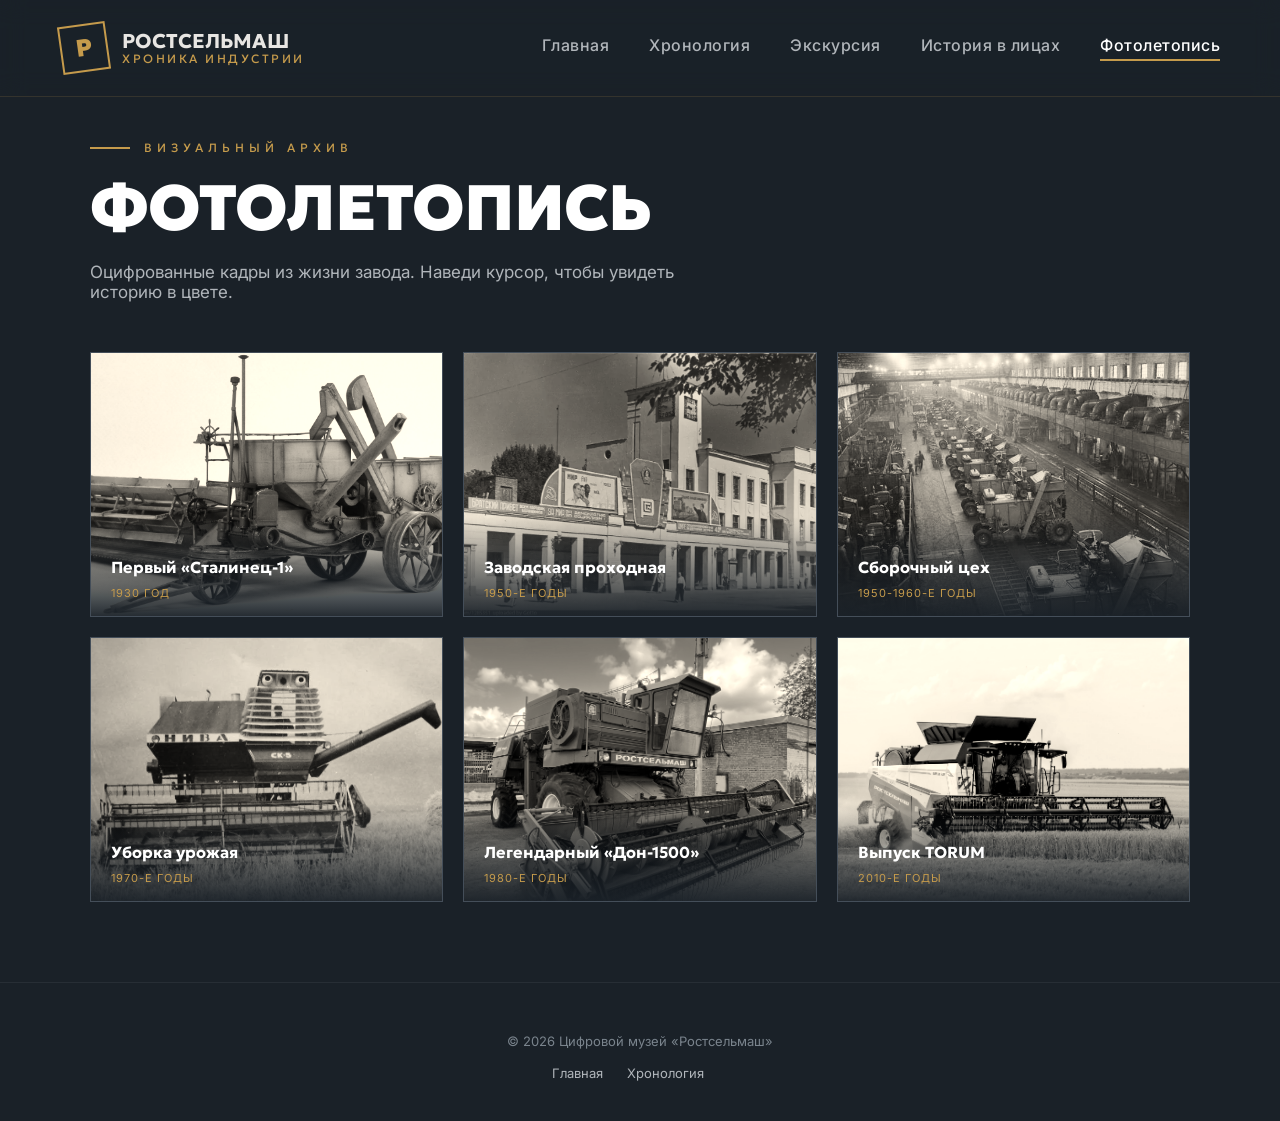
<file: archive.html>
<!doctype html>
<html lang="ru">
  <head>
    <meta charset="UTF-8" />
    <meta name="viewport" content="width=device-width, initial-scale=1.0" />
    <title>Фотолетопись Ростсельмаш</title>
    <link
      href="https://fonts.googleapis.com/css2?family=Geologica:wght@700;900&family=Inter:wght@400;500;600&display=swap"
      rel="stylesheet"
    />
    <link rel="stylesheet" href="style.css" />
    <style>
      .page {
        padding: 140px 50px 80px;
        max-width: 1200px;
        margin: 0 auto;
      }

      .gallery {
        display: grid;
        grid-template-columns: repeat(auto-fill, minmax(280px, 1fr));
        gap: 20px;
        margin-top: 50px;
      }

      .gallery-item {
        position: relative;
        aspect-ratio: 4/3;
        overflow: hidden;
        border: 1px solid rgba(255, 255, 255, 0.1);
        background: #2f3a46;
        cursor: pointer;
      }

      .gallery-item img {
        width: 100%;
        height: 100%;
        object-fit: cover;
        filter: grayscale(100%) sepia(30%); /* Эффект старинной фотографии */
        transition: all 0.5s ease;
      }

      .gallery-item:hover img {
        filter: grayscale(0%) sepia(0%); /* При наведении фото становится цветным */
        transform: scale(1.05);
      }

      .gallery-info {
        position: absolute;
        bottom: 0;
        left: 0;
        width: 100%;
        background: linear-gradient(
          to top,
          rgba(26, 33, 40, 0.95) 0%,
          rgba(26, 33, 40, 0) 100%
        );
        padding: 40px 20px 15px;
        pointer-events: none;
      }

      .gallery-info h4 {
        font-family: "Geologica";
        font-size: 16px;
        color: #fff;
        margin-bottom: 4px;
      }
      .gallery-info span {
        font-size: 11px;
        color: var(--accent);
        letter-spacing: 1px;
        text-transform: uppercase;
      }
    </style>
  </head>
  <body>
    <header class="header">
      <a href="index.html" class="logo"
        ><div class="logo-icon">Р</div>
        <div class="logo-text">
          РОСТСЕЛЬМАШ<span>Хроника индустрии</span>
        </div></a
      >
      <nav class="nav">
        <a href="index.html">Главная</a>
        <a href="timeline.html">Хронология</a>
        <a href="tour.html">Экскурсия</a>
        <a href="voices.html">История в лицах</a>
        <a href="archive.html" class="active">Фотолетопись</a>
      </nav>
    </header>

    <section class="page">
      <div class="section-kicker">Визуальный архив</div>
      <h1 class="section-title">Фото<span>летопись</span></h1>
      <p style="color: var(--muted); font-size: 17px; max-width: 600px">
        Оцифрованные кадры из жизни завода. Наведи курсор, чтобы увидеть историю
        в цвете.
      </p>

      <div class="gallery">
        <!-- Замени ссылку внутри src на свои картинки. Если картинок нет, оставь эти, они подтянутся из интернета -->
        <div class="gallery-item">
          <img src="static/images/photo1.jpg" alt="Первый Сталинец" />
          <div class="gallery-info">
            <h4>Первый «Сталинец-1»</h4>
            <span>1930 год</span>
          </div>
        </div>
        <div class="gallery-item">
          <img src="static/images/photo6.webp" alt="Заводская проходная" />
          <div class="gallery-info">
            <h4>Заводская проходная</h4>
            <span>1950-е годы</span>
          </div>
        </div>

        <div class="gallery-item">
          <img src="static/images/photo2.jpg" alt="Сборочный цех" />
          <div class="gallery-info">
            <h4>Сборочный цех</h4>
            <span>1950-1960-е годы</span>
          </div>
        </div>

        <div class="gallery-item">
          <img src="static/images/photo3.webp" alt="Поле" />
          <div class="gallery-info">
            <h4>Уборка урожая</h4>
            <span>1970-е годы</span>
          </div>
        </div>
        <div class="gallery-item">
          <img src="static/images/photo5.jpg" alt="Дон-1500" />
          <div class="gallery-info">
            <h4>Легендарный «Дон-1500»</h4>
            <span>1980-е годы</span>
          </div>
        </div>

        <div class="gallery-item">
          <img src="static/images/photo4.jpg" alt="TORUM" />
          <div class="gallery-info">
            <h4>Выпуск TORUM</h4>
            <span>2010-е годы</span>
          </div>
        </div>
      </div>
    </section>

    <footer class="footer">
      <div>© 2026 Цифровой музей «Ростсельмаш»</div>
      <div>
        <a href="index.html">Главная</a><a href="timeline.html">Хронология</a>
      </div>
    </footer>
  </body>
</html>
</file>
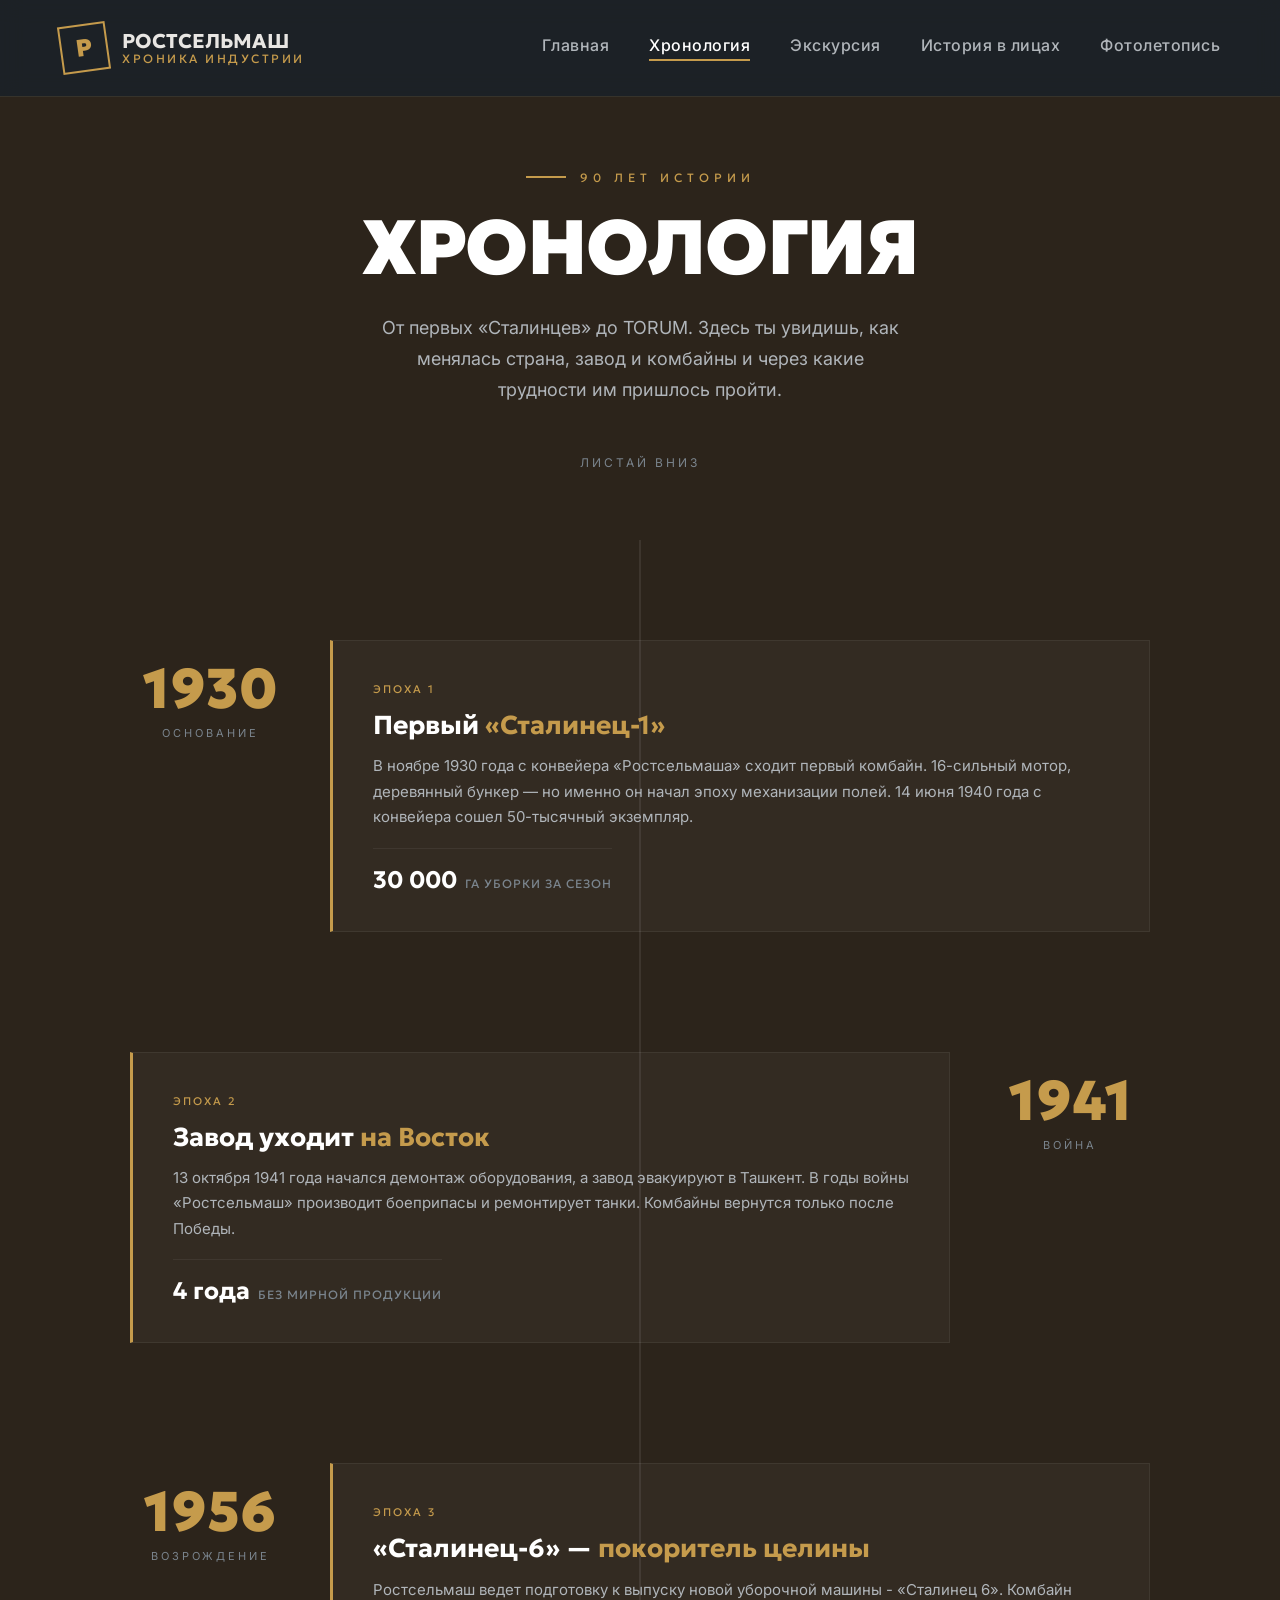
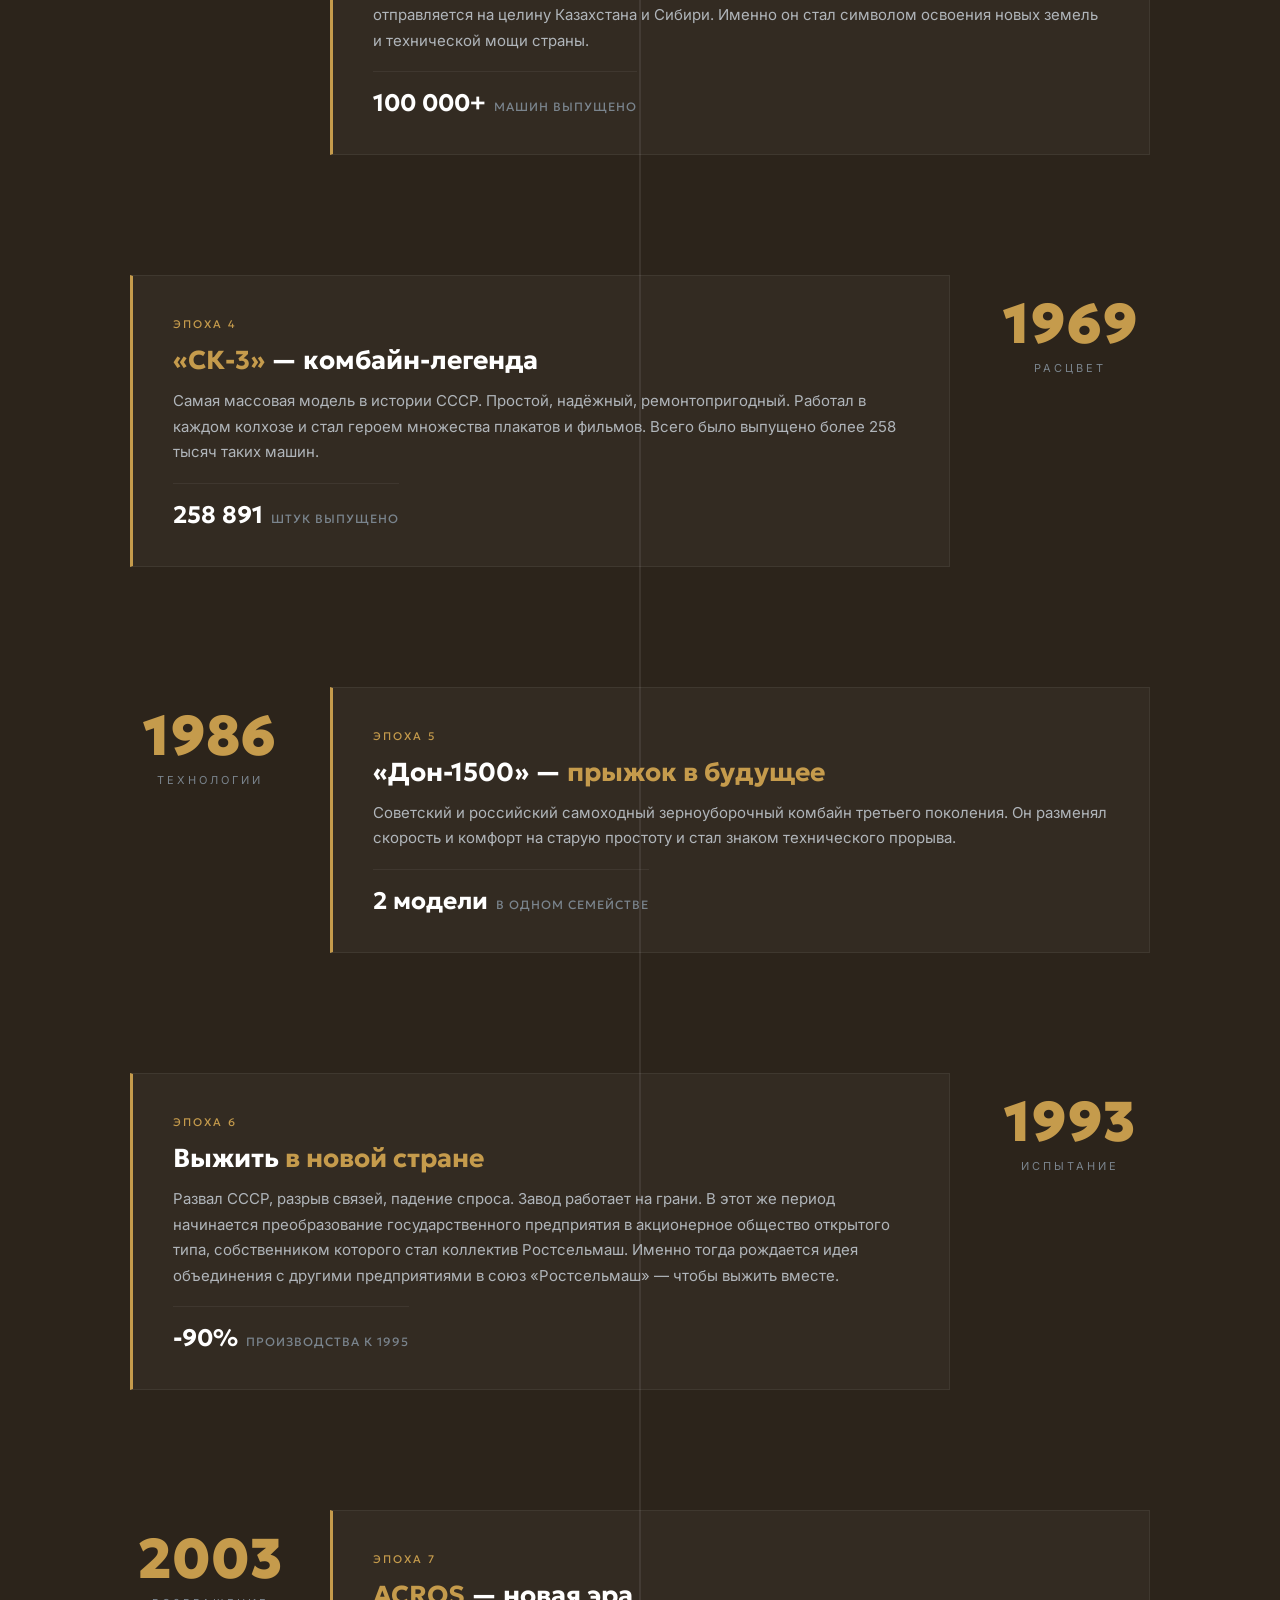
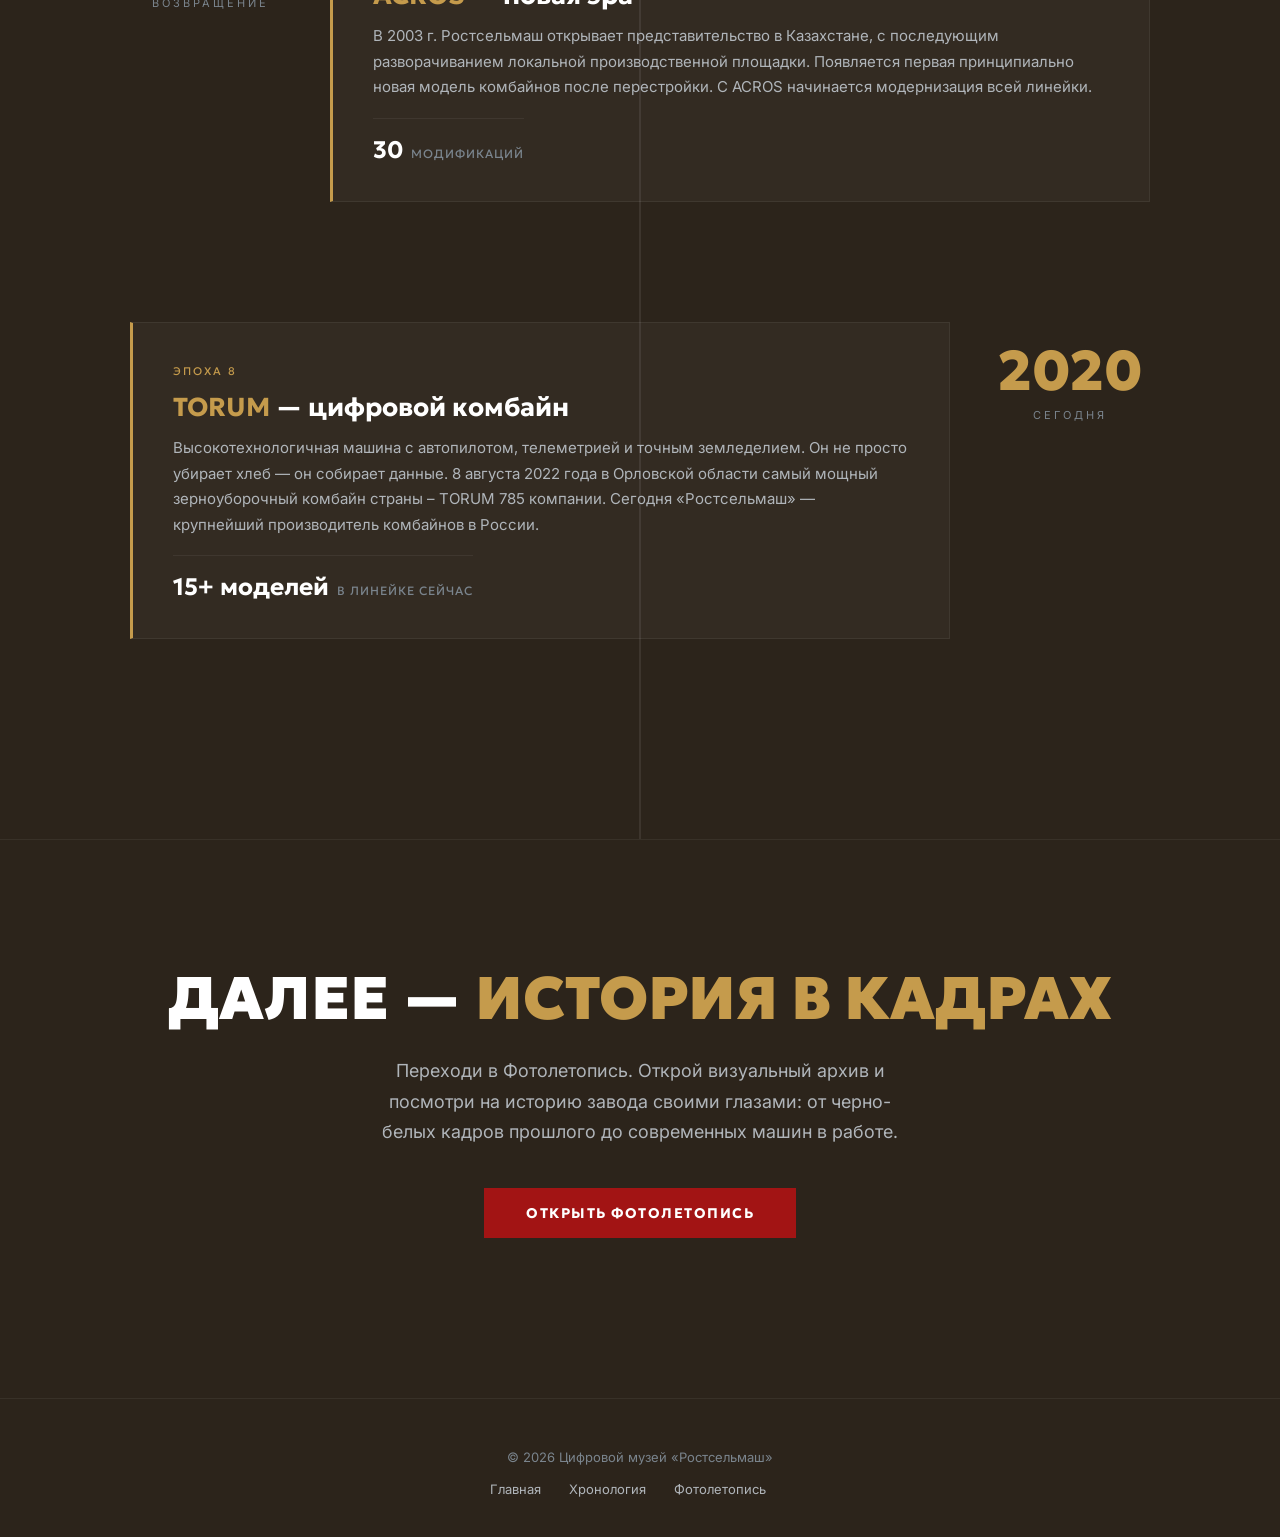
<file: timeline.html>
<!doctype html>
<html lang="ru">
  <head>
    <meta charset="UTF-8" />
    <meta name="viewport" content="width=device-width, initial-scale=1.0" />
    <title>Хронология Ростсельмаш</title>

    <!-- Шрифты -->
    <link rel="preconnect" href="https://fonts.googleapis.com" />
    <link rel="preconnect" href="https://fonts.gstatic.com" crossorigin />
    <link
      href="https://fonts.googleapis.com/css2?family=Geologica:wght@700;900&family=Inter:wght@400;500;600&display=swap"
      rel="stylesheet"
    />

    <!-- Общий CSS (шапка, подвал, кнопки) -->
    <link rel="stylesheet" href="style.css" />

    <!-- Стили только для ленты времени -->
    <style>
      /* ===== ИНТРО ===== */
      .intro {
        min-height: 60vh;
        display: flex;
        flex-direction: column;
        align-items: center;
        justify-content: center;
        text-align: center;
        padding: 160px 20px 60px;
      }
      .intro h1 {
        font-family: "Geologica", sans-serif;
        font-weight: 900;
        font-size: clamp(40px, 6vw, 80px);
        line-height: 1.1;
        text-transform: uppercase;
        color: #fff;
        margin-bottom: 24px;
        letter-spacing: -1.5px;
      }
      .intro h1 em {
        color: var(--accent);
        font-style: normal;
      }
      .intro p {
        max-width: 540px;
        font-size: 18px;
        line-height: 1.7;
        color: var(--muted);
      }

      /* Подсказка "скролль вниз" */
      .scroll-hint {
        margin-top: 50px;
        font-size: 12px;
        letter-spacing: 3px;
        text-transform: uppercase;
        color: #7a848d;
        /* animation: bounce 2s infinite; */
      }
      @keyframes bounce {
        0%,
        100% {
          transform: translateY(0);
        }
        50% {
          transform: translateY(8px);
        }
      }

      /* ===== ЛЕНТА ВРЕМЕНИ ===== */
      .timeline {
        position: relative;
        max-width: 1100px;
        margin: 0 auto;
        padding: 40px 40px 140px;
      }

      /* Центральная линия */
      .timeline::before {
        content: "";
        position: absolute;
        left: 50%;
        top: 0;
        bottom: 0;
        width: 2px;
        background: rgba(255, 255, 255, 0.08);
        transform: translateX(-50%);
      }

      /* Линия прогресса (заполняется золотым при скролле) */
      /* .progress-line {
        position: absolute;
        left: 50%;
        top: 0;
        width: 2px;
        background: var(--accent);
        transform: translateX(-50%);
        height: 0;
        transition: background 0.8s ease;
        z-index: 1;
        box-shadow: 0 0 20px var(--accent);
      } */

      /* Блок одной эпохи */
      .era {
        position: relative;
        padding: 60px 0;
      }
      .era-inner {
        position: relative;
        display: flex;
        gap: 40px;
        align-items: flex-start;
      }

      /* Чередование: нечетные слева, четные справа */
      .era:nth-child(odd) .era-inner {
        flex-direction: row-reverse;
      }

      /* Карточка с текстом */
      .card {
        flex: 1;
        background: rgba(255, 255, 255, 0.03);
        border: 1px solid rgba(255, 255, 255, 0.06);
        border-left: 3px solid var(--accent);
        padding: 36px 40px;
        transition: all 0.4s ease;
        opacity: 0;
        transform: translateY(40px);
      }
      .card.visible {
        opacity: 1;
        transform: translateY(0);
      }
      .card:hover {
        background: rgba(255, 255, 255, 0.05);
        transform: translateY(-4px);
      }

      .card .tag {
        display: inline-block;
        font-family: "Geologica", sans-serif;
        font-size: 11px;
        letter-spacing: 2px;
        text-transform: uppercase;
        color: var(--accent);
        margin-bottom: 14px;
      }
      .card h2 {
        font-family: "Geologica", sans-serif;
        font-weight: 700;
        font-size: 26px;
        color: #fff;
        margin-bottom: 12px;
        line-height: 1.2;
      }
      .card h2 em {
        color: var(--accent);
        font-style: normal;
      }
      .card p {
        font-size: 15px;
        line-height: 1.7;
        color: var(--muted);
      }

      .card .stat {
        display: inline-flex;
        gap: 8px;
        align-items: baseline;
        margin-top: 18px;
        padding-top: 16px;
        border-top: 1px solid rgba(255, 255, 255, 0.06);
        font-family: "Geologica", sans-serif;
        font-weight: 700;
        font-size: 24px;
        color: #fff;
      }
      .card .stat small {
        font-size: 12px;
        font-weight: 400;
        color: #7a848d;
        letter-spacing: 1px;
        text-transform: uppercase;
      }

      /* Штамп года */
      .year {
        flex: 0 0 160px;
        text-align: center;
        padding-top: 20px;
        font-family: "Geologica", sans-serif;
        font-weight: 900;
        font-size: 56px;
        line-height: 1;
        color: var(--accent);
        transition: color 0.8s ease;
        position: relative;
        z-index: 2;
      }
      .year::after {
        content: "";
        position: absolute;
        /* left: 50%;
        top: 80px;
        width: 14px;
        height: 14px;
        background: var(--accent);
        border-radius: 50%;
        transform: translateX(-50%);
        box-shadow:
          0 0 0 6px #1a2128,
          0 0 30px var(--accent); */
        transition: all 0.8s ease;
      }
      .year small {
        display: block;
        font-size: 11px;
        letter-spacing: 3px;
        color: #7a848d;
        margin-top: 12px;
        font-weight: 400;
        font-family: "Inter", sans-serif;
        text-transform: uppercase;
      }

      /* ===== ФИНАЛЬНЫЙ БЛОК ===== */
      .outro {
        text-align: center;
        padding: 120px 20px 160px;
        border-top: 1px solid rgba(255, 255, 255, 0.06);
      }
      .outro h2 {
        font-family: "Geologica", sans-serif;
        font-weight: 900;
        font-size: clamp(30px, 5vw, 60px);
        color: #fff;
        margin-bottom: 20px;
        text-transform: uppercase;
      }
      .outro p {
        color: var(--muted);
        font-size: 18px;
        max-width: 520px;
        margin: 0 auto 40px;
        line-height: 1.7;
      }

      /* ===== МОБИЛЬНАЯ ВЕРСИЯ ===== */
      @media (max-width: 900px) {
        .timeline::before,
        .progress-line {
          left: 20px;
        }
        .era-inner,
        .era:nth-child(odd) .era-inner {
          flex-direction: column;
          padding-left: 60px;
        }
        .year {
          font-size: 36px;
          flex: none;
          text-align: left;
        }
        .year::after {
          left: -46px;
          top: 18px;
        }
        .card {
          padding: 28px 24px;
        }
        .intro h1 {
          letter-spacing: -1px;
        }
      }
    </style>
  </head>
  <body>
    <!-- ШАПКА (активен пункт "Хронология") -->
    <header class="header">
      <a href="index.html" class="logo">
        <div class="logo-icon">Р</div>
        <div class="logo-text">
          РОСТСЕЛЬМАШ
          <span>Хроника индустрии</span>
        </div>
      </a>
      <nav class="nav">
        <a href="index.html">Главная</a>
        <a href="timeline.html" class="active">Хронология</a>
        <a href="tour.html">Экскурсия</a>
        <a href="voices.html">История в лицах</a>
        <a href="archive.html">Фотолетопись</a>
      </nav>
    </header>

    <!-- ИНТРО -->
    <section class="intro">
      <div class="section-kicker" style="justify-content: center">
        90 лет истории
      </div>
      <h1>Хронология</h1>
      <p>
        От первых «Сталинцев» до TORUM. Здесь ты увидишь, как менялась страна,
        завод и комбайны и через какие трудности им пришлось пройти.
      </p>
      <div class="scroll-hint">Листай вниз</div>
    </section>

    <!-- ЛЕНТА -->
    <div class="timeline" id="timeline">
      <div class="progress-line" id="progressLine"></div>

      <!-- 1930 -->
      <section class="era" data-bg="#2c241b" data-accent="#C59B4C">
        <div class="era-inner">
          <div class="year">1930<small>Основание</small></div>
          <div class="card">
            <span class="tag">Эпоха 1</span>
            <h2>Первый <em>«Сталинец-1»</em></h2>
            <p>
              В ноябре 1930 года с конвейера «Ростсельмаша» сходит первый
              комбайн. 16-сильный мотор, деревянный бункер — но именно он начал
              эпоху механизации полей. 14 июня 1940 года с конвейера сошел
              50-тысячный экземпляр.
            </p>
            <div class="stat">30 000 <small>га уборки за сезон</small></div>
          </div>
        </div>
      </section>

      <!-- 1941 -->
      <section class="era" data-bg="#2a1e1e" data-accent="#8B1E1E">
        <div class="era-inner">
          <div class="year">1941<small>Война</small></div>
          <div class="card">
            <span class="tag">Эпоха 2</span>
            <h2>Завод уходит <em>на Восток</em></h2>
            <p>
              13 октября 1941 года начался демонтаж оборудования, а завод
              эвакуируют в Ташкент. В годы войны «Ростсельмаш» производит
              боеприпасы и ремонтирует танки. Комбайны вернутся только после
              Победы.
            </p>
            <div class="stat">4 года <small>без мирной продукции</small></div>
          </div>
        </div>
      </section>

      <!-- 1956 -->
      <section class="era" data-bg="#242830" data-accent="#9EA7B0">
        <div class="era-inner">
          <div class="year">1956<small>Возрождение</small></div>
          <div class="card">
            <span class="tag">Эпоха 3</span>
            <h2>«Сталинец-6» — <em>покоритель целины</em></h2>
            <p>
              Ростсельмаш ведет подготовку к выпуску новой уборочной машины -
              «Сталинец 6». Комбайн отправляется на целину Казахстана и Сибири.
              Именно он стал символом освоения новых земель и технической мощи
              страны.
            </p>
            <div class="stat">100 000+ <small>машин выпущено</small></div>
          </div>
        </div>
      </section>

      <!-- 1969 -->
      <section class="era" data-bg="#2b2618" data-accent="#E8C86A">
        <div class="era-inner">
          <div class="year">1969<small>Расцвет</small></div>
          <div class="card">
            <span class="tag">Эпоха 4</span>
            <h2><em>«СК-3»</em> — комбайн-легенда</h2>
            <p>
              Самая массовая модель в истории СССР. Простой, надёжный,
              ремонтопригодный. Работал в каждом колхозе и стал героем множества
              плакатов и фильмов. Всего было выпущено более 258 тысяч таких
              машин.
            </p>
            <div class="stat">258 891 <small>штук выпущено</small></div>
          </div>
        </div>
      </section>

      <!-- 1986 -->
      <section class="era" data-bg="#2e2418" data-accent="#E07A2F">
        <div class="era-inner">
          <div class="year">1986<small>Технологии</small></div>
          <div class="card">
            <span class="tag">Эпоха 5</span>
            <h2>«Дон-1500» — <em>прыжок в будущее</em></h2>
            <p>
              Советский и российский самоходный зерноуборочный комбайн третьего
              поколения. Он разменял скорость и комфорт на старую простоту и
              стал знаком технического прорыва.
            </p>
            <div class="stat">2 модели <small>в одном семействе</small></div>
          </div>
        </div>
      </section>

      <!-- 1993 -->
      <section class="era" data-bg="#151c28" data-accent="#4A7C8C">
        <div class="era-inner">
          <div class="year">1993<small>Испытание</small></div>
          <div class="card">
            <span class="tag">Эпоха 6</span>
            <h2>Выжить <em>в новой стране</em></h2>
            <p>
              Развал СССР, разрыв связей, падение спроса. Завод работает на
              грани. В этот же период начинается преобразование государственного
              предприятия в акционерное общество открытого типа, собственником
              которого стал коллектив Ростсельмаш. Именно тогда рождается идея
              объединения с другими предприятиями в союз «Ростсельмаш» — чтобы
              выжить вместе.
            </p>
            <div class="stat">-90% <small>производства к 1995</small></div>
          </div>
        </div>
      </section>

      <!-- 2003 -->
      <section class="era" data-bg="#1b2630" data-accent="#7A9BB0">
        <div class="era-inner">
          <div class="year">2003<small>Возвращение</small></div>
          <div class="card">
            <span class="tag">Эпоха 7</span>
            <h2><em>ACROS</em> — новая эра</h2>
            <p>
              В 2003 г. Ростсельмаш открывает представительство в Казахстане, с
              последующим разворачиванием локальной производственной площадки.
              Появляется первая принципиально новая модель комбайнов после
              перестройки. С ACROS начинается модернизация всей линейки.
            </p>
            <div class="stat">30 <small>модификаций</small></div>
          </div>
        </div>
      </section>

      <!-- 2020 -->
      <section class="era" data-bg="#161b20" data-accent="#E0E0E0">
        <div class="era-inner">
          <div class="year">2020<small>Сегодня</small></div>
          <div class="card">
            <span class="tag">Эпоха 8</span>
            <h2><em>TORUM</em> — цифровой комбайн</h2>
            <p>
              Высокотехнологичная машина с автопилотом, телеметрией и точным
              земледелием. Он не просто убирает хлеб — он собирает данные. 8
              августа 2022 года в Орловской области самый мощный зерноуборочный
              комбайн страны – TORUM 785 компании. Сегодня «Ростсельмаш» —
              крупнейший производитель комбайнов в России.
            </p>
            <div class="stat">15+ моделей <small>в линейке сейчас</small></div>
          </div>
        </div>
      </section>
    </div>

    <!-- ФИНАЛ -->
    <section class="outro">
      <h2>
        Далее —
        <em style="color: var(--accent); font-style: normal"
          >история в кадрах</em
        >
      </h2>
      <p>
        Переходи в Фотолетопись. Открой визуальный архив и посмотри на историю
        завода своими глазами: от черно-белых кадров прошлого до современных
        машин в работе.
      </p>
      <a href="archive.html" class="btn">Открыть Фотолетопись</a>
    </section>

    <!-- ПОДВАЛ (единый) -->
    <footer class="footer">
      <div>© 2026 Цифровой музей «Ростсельмаш»</div>
      <div>
        <a href="index.html">Главная</a>
        <a href="timeline.html">Хронология</a>
        <a href="archive.html">Фотолетопись</a>
      </div>
    </footer>

    <!-- СКРИПТЫ ДЛЯ ЛЕНТЫ -->
    <script>
      // 1. Появление карточек и смена цветов
      const eras = document.querySelectorAll(".era");
      const root = document.documentElement;

      const observer = new IntersectionObserver(
        (entries) => {
          entries.forEach((entry) => {
            if (entry.isIntersecting) {
              // Карточка появляется
              entry.target.querySelector(".card").classList.add("visible");

              // Меняем цвета всей страницы
              const era = entry.target;
              const bg = era.dataset.bg;
              const accent = era.dataset.accent;

              document.body.style.backgroundColor = bg;
              root.style.setProperty("--accent", accent);

              // Красим прогресс-линию
              document.getElementById("progressLine").style.background = accent;
            }
          });
        },
        { threshold: 0.4 },
      );

      eras.forEach((era) => observer.observe(era));

      // 2. Заполнение прогресс-линии при скролле
      window.addEventListener("scroll", () => {
        const tl = document.getElementById("timeline");
        const rect = tl.getBoundingClientRect();
        const total = tl.offsetHeight - window.innerHeight * 0.5;
        const scrolled = Math.min(
          Math.max(-rect.top + window.innerHeight * 0.4, 0),
          total,
        );
        const percent = (scrolled / total) * 100;
        document.getElementById("progressLine").style.height = percent + "%";
      });
    </script>
  </body>
</html>
</file>
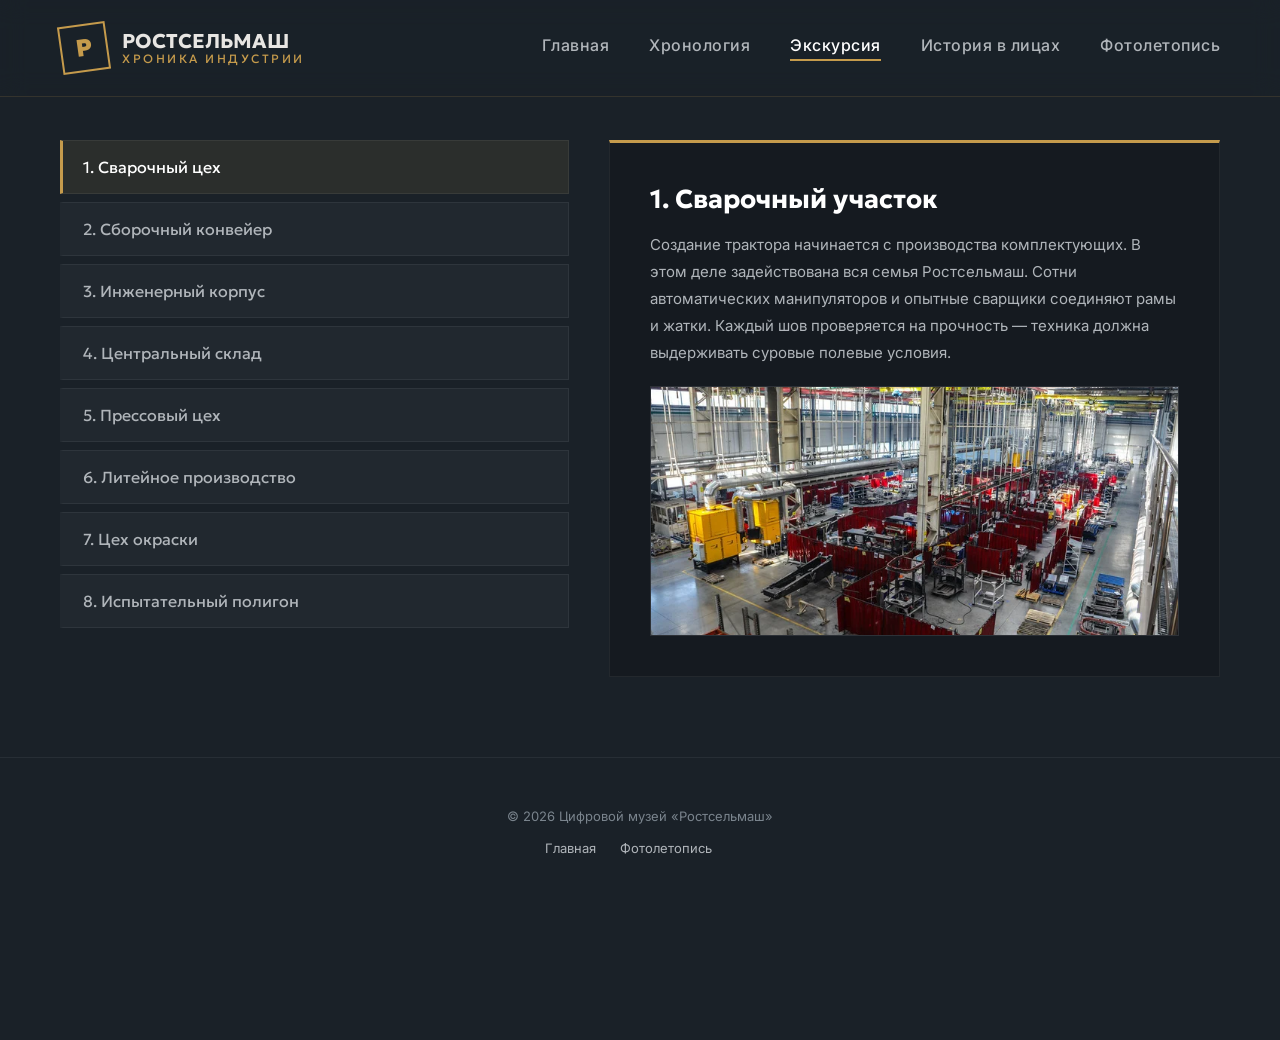
<file: tour.html>
<!doctype html>
<html lang="ru">
  <head>
    <meta charset="UTF-8" />
    <meta name="viewport" content="width=device-width, initial-scale=1.0" />
    <title>Экскурсия по цехам Ростсельмаш</title>
    <link
      href="https://fonts.googleapis.com/css2?family=Geologica:wght@700;900&family=Inter:wght@400;500;600&display=swap"
      rel="stylesheet"
    />
    <link rel="stylesheet" href="style.css" />
    <style>
      .tour-container {
        max-width: 1200px;
        margin: 140px auto 80px;
        padding: 0 20px;
        display: grid;
        grid-template-columns: 1fr 1.2fr;
        gap: 40px;
      }
      .tour-list {
        display: flex;
        flex-direction: column;
        gap: 8px;
      }
      .tour-btn {
        background: rgba(255, 255, 255, 0.03);
        border: 1px solid rgba(255, 255, 255, 0.06);
        border-left: 3px solid transparent;
        padding: 16px 20px;
        color: var(--muted);
        font-family: "Geologica";
        font-size: 16px;
        text-align: left;
        cursor: pointer;
        transition: 0.3s;
      }
      .tour-btn:hover {
        background: rgba(255, 255, 255, 0.06);
      }
      .tour-btn.active {
        border-left-color: var(--accent);
        color: #fff;
        background: rgba(197, 155, 76, 0.1);
      }

      .tour-content {
        background: rgba(0, 0, 0, 0.2);
        padding: 40px;
        border: 1px solid rgba(255, 255, 255, 0.06);
        border-top: 3px solid var(--accent);
      }
      .tour-pane {
        display: none;
        animation: fadeIn 0.5s ease;
      }
      .tour-pane.active {
        display: block;
      }
      .tour-pane h3 {
        font-family: "Geologica";
        font-size: 26px;
        color: #fff;
        margin-bottom: 16px;
      }
      .tour-pane p {
        color: var(--muted);
        line-height: 1.8;
        margin-bottom: 20px;
        font-size: 15px;
      }

      /* Стилизация блока под фото */
      .tour-img {
        width: 100%;
        height: 250px;
        background: #2f3a46;
        border: 1px dashed var(--accent);
        display: flex;
        align-items: center;
        justify-content: center;
        color: var(--accent);
        font-size: 12px;
        letter-spacing: 2px;
        text-transform: uppercase;
      }
      .tour-photo {
        width: 100%;
        height: 250px;
        object-fit: cover; /* Картинка заполнит блок, не искажая пропорции */
        border: 1px solid rgba(255, 255, 255, 0.1);
        display: block;
      }
      /* Делаем курсор в виде лупы при наведении на фото */
      .tour-photo {
        cursor: zoom-in;
        transition: opacity 0.3s;
      }
      .tour-photo:hover {
        opacity: 0.8;
      }

      /* Стили для полноэкранного окна */
      .modal {
        display: none;
        position: fixed;
        z-index: 9999;
        padding-top: 50px;
        left: 0;
        top: 0;
        width: 100%;
        height: 100%;
        overflow: auto;
        background-color: rgba(10, 14, 18, 0.95); /* Темный фон */
        backdrop-filter: blur(5px); /* Размытие заднего фона */
      }

      .modal-content {
        margin: auto;
        display: block;
        max-width: 90%; /* Картинка занимает 90% ширины экрана */
        max-height: 85vh; /* Но не больше 85% высоты */
        border: 1px solid rgba(255, 255, 255, 0.2);
        box-shadow: 0 0 50px rgba(0, 0, 0, 0.8);
        animation: zoomIn 0.3s ease;
      }

      /* Крестик для закрытия */
      .close-modal {
        position: absolute;
        top: 20px;
        right: 40px;
        color: #fff;
        font-size: 45px;
        font-weight: bold;
        cursor: pointer;
        transition: 0.3s;
        z-index: 10000;
      }
      .close-modal:hover {
        color: var(--accent);
      }

      @keyframes zoomIn {
        from {
          transform: scale(0.9);
          opacity: 0;
        }
        to {
          transform: scale(1);
          opacity: 1;
        }
      }
      @keyframes fadeIn {
        from {
          opacity: 0;
          transform: translateY(10px);
        }
        to {
          opacity: 1;
          transform: translateY(0);
        }
      }

      @media (max-width: 800px) {
        .tour-container {
          grid-template-columns: 1fr;
          margin-top: 100px;
        }
        .tour-img {
          height: 200px;
        }
      }
    </style>
  </head>
  <body>
    <header class="header">
      <a href="index.html" class="logo"
        ><div class="logo-icon">Р</div>
        <div class="logo-text">
          РОСТСЕЛЬМАШ<span>Хроника индустрии</span>
        </div></a
      >
      <nav class="nav">
        <a href="index.html">Главная</a>
        <a href="timeline.html">Хронология</a>
        <a href="tour.html" class="active">Экскурсия</a>
        <a href="voices.html">История в лицах</a>
        <a href="archive.html">Фотолетопись</a>
      </nav>
    </header>

    <section class="tour-container">
      <!-- Левая колонка: Кнопки с названиями цехов -->
      <div class="tour-list">
        <button class="tour-btn active" data-target="pane1">
          1. Сварочный цех
        </button>
        <button class="tour-btn" data-target="pane2">
          2. Сборочный конвейер
        </button>
        <button class="tour-btn" data-target="pane3">
          3. Инженерный корпус
        </button>
        <button class="tour-btn" data-target="pane4">
          4. Центральный склад
        </button>
        <button class="tour-btn" data-target="pane5">5. Прессовый цех</button>
        <button class="tour-btn" data-target="pane6">
          6. Литейное производство
        </button>
        <button class="tour-btn" data-target="pane7">7. Цех окраски</button>
        <button class="tour-btn" data-target="pane8">
          8. Испытательный полигон
        </button>
      </div>

      <!-- Правая колонка: Сами панели с информацией -->
      <div class="tour-content">
        <div class="tour-pane active" id="pane1">
          <h3>1. Сварочный участок</h3>
          <p>
            Создание трактора начинается с производства комплектующих. В этом
            деле задействована вся семья Ростсельмаш. Сотни автоматических
            манипуляторов и опытные сварщики соединяют рамы и жатки. Каждый шов
            проверяется на прочность — техника должна выдерживать суровые
            полевые условия.
          </p>
          <img
            src="static/images/svar.webp"
            alt="Сварочный участок"
            class="tour-photo"
          />
        </div>

        <div class="tour-pane" id="pane2">
          <h3>2. Сборочный конвейер</h3>
          <p>
            Завод ориентирован на выпуск полного модельного ряда тракторов
            мощностью от 170 до 600+ лошадиных сил. Здесь из тысяч деталей
            собирают легендарные TORUM и ACROS. Бригады работают слаженно, как
            единый механизм. С конвейера машины съезжают полностью готовыми к
            работе в поле.
          </p>
          <img
            src="static\images\sbor.webp"
            alt="Cборочный конвейер"
            class="tour-photo"
          />
        </div>

        <div class="tour-pane" id="pane3">
          <h3>3. Инженерный корпус</h3>
          <p>
            Мозг завода. Именно здесь конструкторы разрабатывают новые узлы,
            проводят испытания и внедряют цифровые технологии точного
            земледелия. При этом вся история сборки конкретного трактора
            сохранится в его электронном паспорте.
          </p>
          <img
            src="static\images\enjiner.webp"
            alt="Инженерный корпус"
            class="tour-photo"
          />
        </div>

        <div class="tour-pane" id="pane4">
          <h3>4. Центральный склад</h3>
          <p>
            Готовые детали отправляются в логистический комплекс. На территории
            более 15 000 м2 разместились 11-метровые паллетные стеллажи общей
            емкостью 18 000 ячеек. Благодаря современной автоматизации, нужная
            деталь для конкретного комбайна находится за считанные минуты.Этого
            запаса хватает на три недели работы завода.
          </p>
          <img
            src="static\images\sklad.webp"
            alt="Центральный склад"
            class="tour-photo"
          />
        </div>

        <div class="tour-pane" id="pane5">
          <h3>5. Прессовый участок</h3>
          <p>
            Здесь металл обретает форму. Мощные гидравлические прессы с силой в
            тысячи тонн штампуют кабины, облицовку и детали кузова.
            Производственные мощности РПРЗ по лазерному раскрою металла являются
            крупнейшими в Европе и насчитывают 18 единиц оборудования. Именно
            здесь рождается узнаваемый агрессивный дизайн современных комбайнов.
          </p>
          <img
            src="static\images\press.jpg"
            alt="Прессовый участок"
            class="tour-photo"
          />
        </div>

        <div class="tour-pane" id="pane6">
          <h3>6. Литейное производство</h3>
          <p>
            Комплекс высокотехнологичных производств, выпускающих отливки из
            различных металлов: серого чугуна, стали, цветных металлов. Здесь
            отливают сложные корпусные детали, шестерни и элементы двигателей.
            Литейному заводу отводилась важная роль в обеспечении огромного
            предприятия чугунным и стальным литьем.
          </p>
          <img
            src="static\images\litiy.webp"
            alt="Литейное производство"
            class="tour-photo"
          />
        </div>

        <div class="tour-pane" id="pane7">
          <h3>7. Цех окраски</h3>
          <p>
            На заводе есть малая и большая линии окраски. Малая линия окраски
            площадью 1 368 м2, где на детали наносят лакокрасочные покрытия
            электростатическим пневмораспылением. Большая окрасочная линия имеет
            площадь уже 7 200 м2. Каждая деталь проходит многоступенчатую
            очистку и покрывается антикоррозийным составом. Фирменные цвета
            «Ростсельмаша» наносятся в роботизированных камерах.
          </p>
          <img
            src="static\images\okras.jpg"
            alt="Цех окраски"
            class="tour-photo"
          />
        </div>

        <div class="tour-pane" id="pane8">
          <h3>8. Испытательный полигон</h3>
          <p>
            Далее машина выезжает на специализированный пробеговый трек, где уже
            вне производственного корпуса проводятся функциональные и тормозные
            испытания. На полигоне машины проходят тесты на проходимость,
            проверку всех систем и имитацию уборки поля. После всех испытаний
            машину моют, упаковывают и отправляют на отгрузку.
          </p>
          <img
            src="static\images\na-poligone.jpg"
            alt="Испытательный полигон"
            class="tour-photo"
          />
        </div>
      </div>
    </section>

    <footer class="footer">
      <div>© 2026 Цифровой музей «Ростсельмаш»</div>
      <div>
        <a href="index.html">Главная</a><a href="archive.html">Фотолетопись</a>
      </div>
    </footer>

    <script>
      const btns = document.querySelectorAll(".tour-btn");
      const panes = document.querySelectorAll(".tour-pane");
      btns.forEach((btn) => {
        btn.addEventListener("click", () => {
          btns.forEach((b) => b.classList.remove("active"));
          panes.forEach((p) => p.classList.remove("active"));
          btn.classList.add("active");
          document.getElementById(btn.dataset.target).classList.add("active");
        });
      });
    document.addEventListener("DOMContentLoaded", function() {
      
      // --- 1. ЛОГИКА ДЛЯ ПЕРЕКЛЮЧЕНИЯ ВКЛАДОК (ЦЕХОВ) ---
      const btns = document.querySelectorAll('.tour-btn');
      const panes = document.querySelectorAll('.tour-pane');
      
      btns.forEach(btn => {
        btn.addEventListener('click', () => {
          // Убираем активный класс у всех кнопок и панелей
          btns.forEach(b => b.classList.remove('active'));
          panes.forEach(p => p.classList.remove('active'));
          
          // Добавляем активный класс нажатой кнопке и её панели
          btn.classList.add('active');
          document.getElementById(btn.dataset.target).classList.add('active');
        });
      });

      // --- 2. ЛОГИКА ДЛЯ ОТКРЫТИЯ ФОТО (ЛАЙТБОКС) ---
      const modal = document.getElementById("imageModal");
      const modalImg = document.getElementById("expandedImg");
      const closeBtn = document.querySelector(".close-modal");
      const photos = document.querySelectorAll(".tour-photo");

      // Открытие
      photos.forEach(photo => {
        photo.addEventListener("click", function() {
          modal.style.display = "block";
          modalImg.src = this.src;
        });
      });

      // Закрытие на крестик
      if (closeBtn) {
        closeBtn.addEventListener("click", function() {
          modal.style.display = "none";
        });
      }

      // Закрытие на клик по фону
      if (modal) {
        modal.addEventListener("click", function(e) {
          if (e.target === modal) {
            modal.style.display = "none";
          }
        });
      }

      // Закрытие на Esc
      document.addEventListener("keydown", function(e) {
        if (e.key === "Escape" && modal.style.display === "block") {
          modal.style.display = "none";
        }
      });

    });
  </script>
    </script>
    <div id="imageModal" class="modal">
      <span class="close-modal">&times;</span>
      <img class="modal-content" id="expandedImg" />
    </div>
  </body>
</html>
</file>
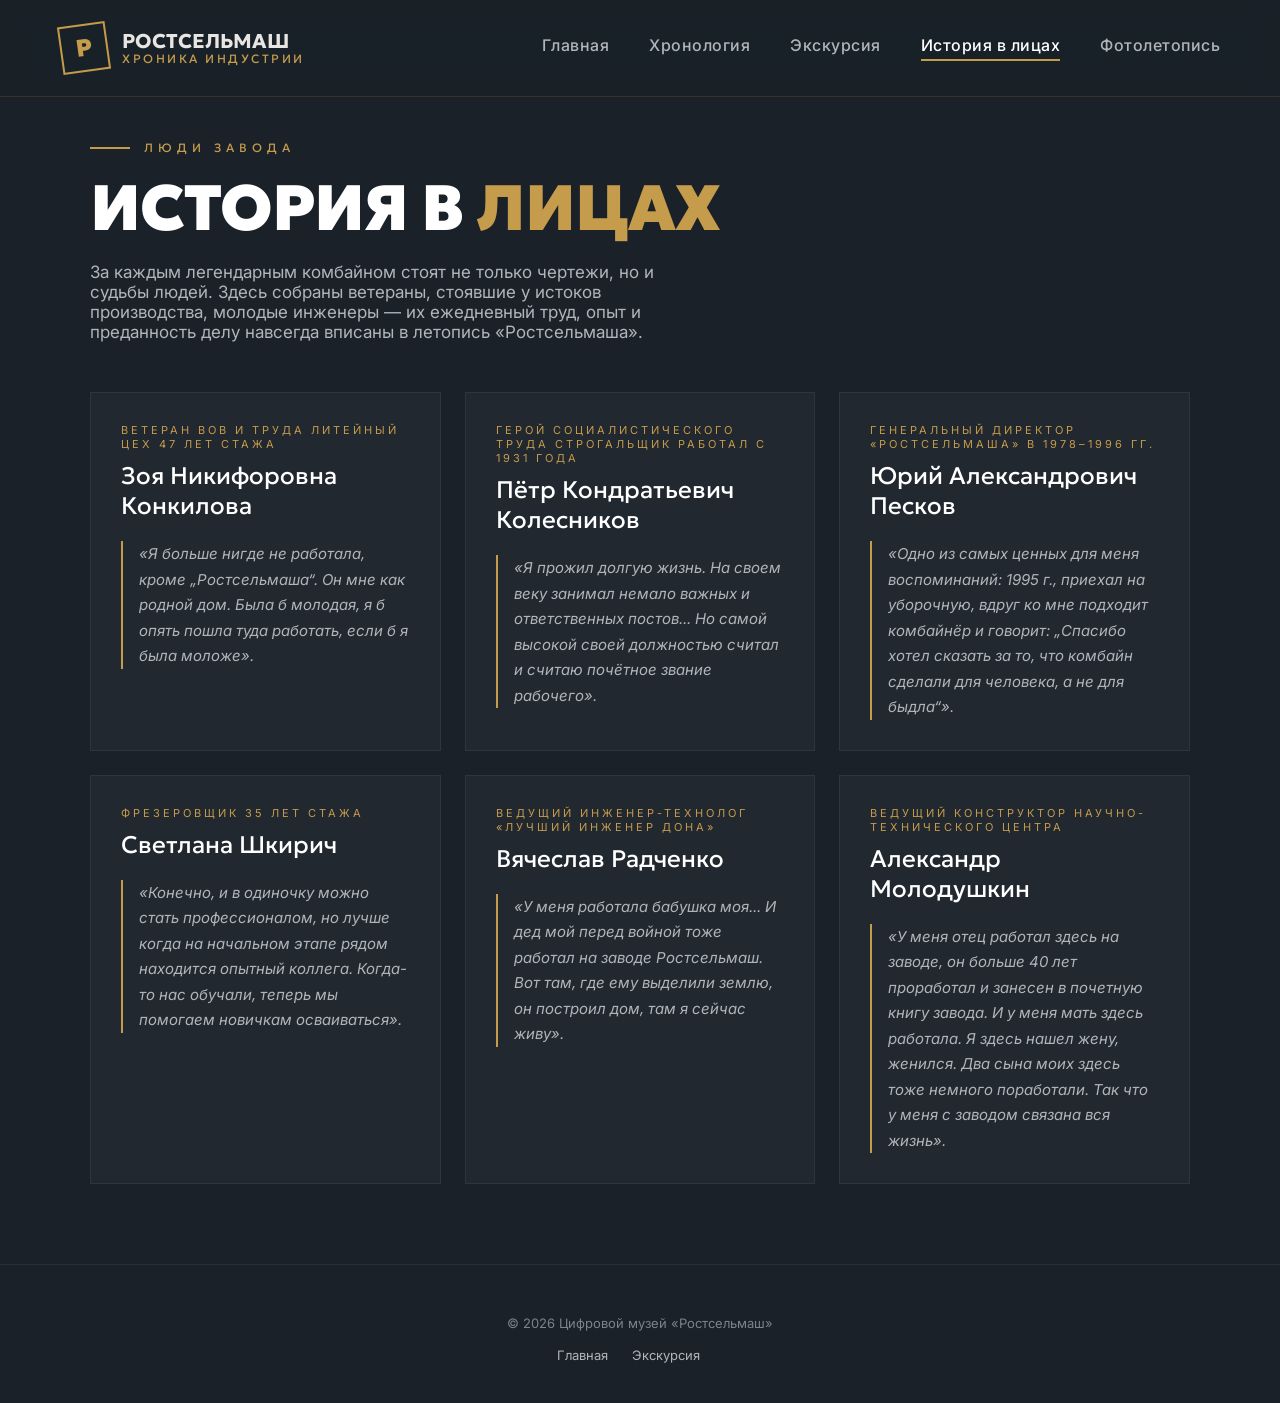
<file: voices.html>
<!doctype html>
<html lang="ru">
  <head>
    <meta charset="UTF-8" />
    <meta name="viewport" content="width=device-width, initial-scale=1.0" />
    <title>История в лицах Ростсельмаш</title>
    <link
      href="https://fonts.googleapis.com/css2?family=Geologica:wght@700;900&family=Inter:wght@400;500;600&display=swap"
      rel="stylesheet"
    />
    <link rel="stylesheet" href="style.css" />
    <style>
      .page {
        padding: 140px 50px 80px;
        max-width: 1200px;
        margin: 0 auto;
      }
      .grid {
        display: grid;
        grid-template-columns: repeat(auto-fit, minmax(300px, 1fr));
        gap: 24px;
        margin-top: 50px;
      }

      .person-card {
        background: rgba(255, 255, 255, 0.03);
        border: 1px solid rgba(255, 255, 255, 0.06);
        padding: 30px;
        transition: 0.3s;
        position: relative;
      }
      .person-card:hover {
        border-color: var(--accent);
        background: rgba(197, 155, 76, 0.05);
      }

      .person-role {
        font-size: 11px;
        letter-spacing: 3px;
        text-transform: uppercase;
        color: var(--accent);
        margin-bottom: 10px;
      }
      .person-name {
        font-family: "Geologica";
        font-size: 24px;
        color: #fff;
        margin-bottom: 20px;
      }
      .person-quote {
        font-size: 15px;
        line-height: 1.7;
        color: var(--muted);
        font-style: italic;
        padding-left: 16px;
        border-left: 2px solid var(--accent);
      }

      .person-audio {
        margin-top: 25px;
        display: flex;
        align-items: center;
        gap: 12px;
        opacity: 0.5;
      }
      .play-icon {
        width: 32px;
        height: 32px;
        border-radius: 50%;
        border: 1px solid var(--muted);
        display: flex;
        align-items: center;
        justify-content: center;
        color: var(--muted);
        font-size: 12px;
        padding-left: 2px;
      }
      .person-audio span {
        font-size: 12px;
        color: var(--muted);
      }
    </style>
  </head>
  <body>
    <header class="header">
      <a href="index.html" class="logo"
        ><div class="logo-icon">Р</div>
        <div class="logo-text">
          РОСТСЕЛЬМАШ<span>Хроника индустрии</span>
        </div></a
      >
      <nav class="nav">
        <a href="index.html">Главная</a>
        <a href="timeline.html">Хронология</a>
        <a href="tour.html">Экскурсия</a>
        <a href="voices.html" class="active">История в лицах</a>
        <a href="archive.html">Фотолетопись</a>
      </nav>
    </header>

    <section class="page">
      <div class="section-kicker">Люди завода</div>
      <h1 class="section-title">История в <em>лицах</em></h1>
      <p style="color: var(--muted); font-size: 17px; max-width: 600px">
        За каждым легендарным комбайном стоят не только чертежи, но и судьбы
        людей. Здесь собраны ветераны, стоявшие у истоков производства, молодые
        инженеры — их ежедневный труд, опыт и преданность делу навсегда вписаны
        в летопись «Ростсельмаша».
      </p>
      <div class="grid">
        <div class="person-card">
          <div class="person-role">
            Ветеран ВОВ и труда литейный цех 47 лет стажа
          </div>
          <div class="person-name">Зоя Никифоровна Конкилова</div>
          <div class="person-quote">
            «Я больше нигде не работала, кроме „Ростсельмаша“. Он мне как родной
            дом. Была б молодая, я б опять пошла туда работать, если б я была
            моложе».
          </div>
        </div>

        <div class="person-card">
          <div class="person-role">
            Герой Социалистического Труда строгальщик работал с 1931 года
          </div>
          <div class="person-name">Пётр Кондратьевич Колесников</div>
          <div class="person-quote">
            «Я прожил долгую жизнь. На своем веку занимал немало важных и
            ответственных постов... Но самой высокой своей должностью считал и
            считаю почётное звание рабочего».
          </div>
        </div>

        <div class="person-card">
          <div class="person-role">
            Генеральный директор «Ростсельмаша» в 1978–1996 гг.
          </div>
          <div class="person-name">Юрий Александрович Песков</div>
          <div class="person-quote">
            «Одно из самых ценных для меня воспоминаний: 1995 г., приехал на
            уборочную, вдруг ко мне подходит комбайнёр и говорит: „Спасибо хотел
            сказать за то, что комбайн сделали для человека, а не для быдла“».
          </div>
        </div>
        <div class="person-card">
          <div class="person-role">Фрезеровщик 35 лет стажа</div>
          <div class="person-name">Светлана Шкирич</div>
          <div class="person-quote">
            «Конечно, и в одиночку можно стать профессионалом, но лучше когда на
            начальном этапе рядом находится опытный коллега. Когда-то нас
            обучали, теперь мы помогаем новичкам осваиваться».
          </div>
        </div>
        <div class="person-card">
          <div class="person-role">
            Ведущий инженер-технолог «Лучший инженер Дона»
          </div>
          <div class="person-name">Вячеслав Радченко</div>
          <div class="person-quote">
            «У меня работала бабушка моя... И дед мой перед войной тоже работал
            на заводе Ростсельмаш. Вот там, где ему выделили землю, он построил
            дом, там я сейчас живу».
          </div>
        </div>
        <div class="person-card">
          <div class="person-role">
            Ведущий конструктор научно-технического центра
          </div>
          <div class="person-name">Александр Молодушкин</div>
          <div class="person-quote">
            «У меня отец работал здесь на заводе, он больше 40 лет проработал и
            занесен в почетную книгу завода. И у меня мать здесь работала. Я
            здесь нашел жену, женился. Два сына моих здесь тоже немного
            поработали. Так что у меня с заводом связана вся жизнь».
          </div>
        </div>
      </div>
    </section>

    <footer class="footer">
      <div>© 2026 Цифровой музей «Ростсельмаш»</div>
      <div>
        <a href="index.html">Главная</a><a href="tour.html">Экскурсия</a>
      </div>
    </footer>
  </body>
</html>
</file>
<file: style.css>
/* =========================================
   1. ОБЩИЕ СТИЛИ И ШАПКА
   ========================================= */
* {
  margin: 0;
  padding: 0;
  box-sizing: border-box;
}

:root {
  --bg: #1a2128;
  --accent: #c59b4c;
  --text: #e8e6e3;
  --muted: #b0b5ba;
  --red: #a21414;
}

html {
  scroll-behavior: smooth;
}

body {
  font-family: "Inter", sans-serif;
  background: var(--bg);
  color: var(--text);
  overflow-x: hidden;
  min-height: 100vh;
}

/* Зернистость */
/* body::before {
  content: "";
  position: fixed;
  inset: 0;
  pointer-events: none;
  z-index: 9999;
  opacity: 0.05;
  background-image: url("data:image/svg+xml,%3Csvg viewBox='0 0 256 256' xmlns='http://www.w3.org/2000/svg'%3E%3Cfilter id='n'%3E%3CfeTurbulence type='fractalNoise' baseFrequency='.9' numOctaves='4'/%3E%3C/filter%3E%3Crect width='100%25' height='100%25' filter='url(%23n)'/%3E%3C/svg%3E");
} */

/* Шапка */
.header {
  position: fixed;
  top: 0;
  left: 0;
  width: 100%;
  z-index: 100;
  padding: 24px 60px;
  display: flex;
  align-items: center;
  justify-content: space-between;
  background: rgba(26, 33, 40, 0.85);
  backdrop-filter: blur(12px);
  border-bottom: 1px solid rgba(197, 155, 76, 0.15);
}
.logo {
  display: flex;
  align-items: center;
  gap: 14px;
  text-decoration: none;
}
.logo-icon {
  width: 48px;
  height: 48px;
  border: 2px solid var(--accent);
  display: flex;
  align-items: center;
  justify-content: center;
  font-family: "Geologica";
  font-weight: 900;
  font-size: 24px;
  color: var(--accent);
  transform: rotate(-8deg);
  transition: 0.3s;
}
.logo:hover .logo-icon {
  transform: rotate(0);
  background: var(--accent);
  color: var(--bg);
  color: rgb(218, 208, 208);
  background-color: #d0043c;
}
.logo-text {
  font-family: "Geologica";
  font-weight: 700;
  font-size: 20px;
  color: var(--text);
  line-height: 1.1;
}
.logo-text span {
  display: block;
  font-weight: 400;
  font-size: 12px;
  letter-spacing: 2.5px;
  color: var(--accent);
  text-transform: uppercase;
}

/* Навигация */
.nav {
  display: flex;
  gap: 40px;
  font-size: 16px;
  font-weight: 500;
}
.nav a {
  color: var(--muted);
  text-decoration: none;
  position: relative;
  padding-bottom: 6px;
  transition: 0.2s;
  letter-spacing: 0.5px;
}
.nav a::after {
  content: "";
  position: absolute;
  bottom: 0;
  left: 0;
  width: 0%;
  height: 2px;
  background: var(--accent);
  transition: 0.3s;
}
.nav a:hover {
  color: #fff;
}
.nav a:hover::after {
  width: 100%;
}
.nav a.active {
  color: #fff;
}
.nav a.active::after {
  width: 100%;
}

/* Кнопки */
.btn {
  display: inline-block;
  padding: 16px 42px;
  background: var(--red);
  color: #fff;
  text-decoration: none;
  font-family: "Geologica";
  font-weight: 700;
  font-size: 14px;
  letter-spacing: 1.5px;
  text-transform: uppercase;
  border: none;
  cursor: pointer;
  transition: 0.3s;
  /* box-shadow: 6px 6px 0 rgba(197, 155, 76, 0.2); - Это тени, для стиля */
}
.btn:hover {
  background: #d0043c;
  transform: translate(-3px, -3px);
  /* box-shadow: 10px 10px 0 rgba(197, 155, 76, 0.3); - Это тени кнопок после наведения*/
}
.btn-ghost {
  background: transparent;
  border: 1px solid var(--accent);
  box-shadow: none;
  color: var(--accent);
}
.btn-ghost:hover {
  background: var(--accent);
  color: var(--bg);
}

/* Заголовки секций */
.section-kicker {
  font-family: "Geologica";
  font-size: 12px;
  letter-spacing: 5px;
  text-transform: uppercase;
  color: var(--accent);
  margin-bottom: 20px;
  display: flex;
  align-items: center;
  gap: 14px;
}
.section-kicker::before {
  content: "";
  width: 40px;
  height: 2px;
  background: var(--accent);
}
.section-title {
  font-family: "Geologica";
  font-weight: 900;
  font-size: clamp(32px, 5vw, 64px);
  line-height: 1.05;
  text-transform: uppercase;
  color: #fff;
  margin-bottom: 20px;
  letter-spacing: -1px;
}
.section-title em {
  color: var(--accent);
  font-style: normal;
}

/* Подвал */
.footer {
  padding: 50px 50px 40px;
  border-top: 1px solid rgba(255, 255, 255, 0.06);
  display: flex;
  justify-content: center;
  flex-direction: column;
  align-items: center;
  flex-wrap: wrap;
  gap: 16px;
  font-size: 13px;
  color: #7a848d;
  text-align: center;
}
.footer a {
  color: var(--muted);
  text-decoration: none;
  margin-right: 24px;
  transition: 0.2s;
}
.footer a:hover {
  color: var(--accent);
}

/* =========================================
   2. СТИЛИ ГЛАВНОЙ СТРАНИЦЫ (index.html)
   ========================================= */
.hero {
  min-height: 100vh;
  display: flex;
  align-items: center;
  padding: 140px 50px 80px;
  position: relative;
  overflow: hidden;

  background-color: #1a2128;
  background-image:
    linear-gradient(
      to right,
      rgba(26, 33, 40, 0.95) 0%,
      rgba(26, 33, 40, 0.7) 50%,
      rgba(26, 33, 40, 0.95) 100%
    ),
    url("https://encrypted-tbn0.gstatic.com/images?q=tbn:ANd9GcTfhZYP_bgVf7OPrIiD2_qBFwTcuOa5ESEbJ6S7MCW8jA&s=10");
  background-size: cover;
  background-position: center;
  background-repeat: no-repeat;
}

.hero-content {
  max-width: 700px;
  position: relative;
  z-index: 2;
}
.hero h1 {
  font-family: "Geologica", sans-serif;
  font-weight: 800;
  font-size: clamp(46px, 7.5vw, 96px);
  line-height: 0.98;
  text-transform: uppercase;
  color: #fff;
  margin-bottom: 28px;
  letter-spacing: -2.5px;
}
.hero h1 em {
  color: var(--accent);
  font-style: normal;
  background: linear-gradient(to right, #c59b4c, #e8c86a);
  background-clip: text;
  -webkit-background-clip: text;
  -webkit-text-fill-color: transparent;
}
.hero p {
  font-size: 18px;
  line-height: 1.7;
  color: var(--muted);
  max-width: 540px;
  margin-bottom: 44px;
}
.hero-buttons {
  display: flex;
  gap: 20px;
  flex-wrap: wrap;
}

.hero-content > * {
  opacity: 0;
  transform: translateY(30px);
  animation: fadeUp 0.8s ease forwards;
}
.hero-content > *:nth-child(1) {
  animation-delay: 0.1s;
}
.hero-content > *:nth-child(2) {
  animation-delay: 0.25s;
}
.hero-content > *:nth-child(3) {
  animation-delay: 0.4s;
}
.hero-content > *:nth-child(4) {
  animation-delay: 0.55s;
}
@keyframes fadeUp {
  to {
    opacity: 1;
    transform: translateY(0);
  }
}

/* Сетка карточек */
.cards-section {
  padding: 110px 50px 130px;
  max-width: 1300px;
  margin: 0 auto;
}
.cards-grid {
  display: grid;
  grid-template-columns: repeat(auto-fit, minmax(280px, 1fr));
  gap: 24px;
  margin-top: 60px;
}

.nav-card {
  background: rgba(255, 255, 255, 0.03);
  border: 1px solid rgba(255, 255, 255, 0.06);
  border-left: 3px solid var(--accent);
  padding: 40px 34px;
  text-decoration: none;
  color: var(--text);
  transition: all 0.35s ease;
  display: block;
  position: relative;
  overflow: hidden;
}
.nav-card::before {
  content: "";
  position: absolute;
  top: 0;
  left: 0;
  width: 3px;
  height: 0;
  background: linear-gradient(to bottom, var(--accent), #e8c86a);
  transition: height 0.4s ease;
}
.nav-card:hover::before {
  height: 100%;
}
.nav-card:hover {
  background: rgba(255, 255, 255, 0.06);
  transform: translateY(-6px);
  border-left-color: transparent;
}

.nav-card .num {
  font-family: "Geologica", sans-serif;
  font-size: 13px;
  color: var(--accent);
  letter-spacing: 4px;
  margin-bottom: 6px;
}
.nav-card h3 {
  font-family: "Geologica", sans-serif;
  font-weight: 700;
  font-size: 22px;
  color: #fff;
  margin: 14px 0 14px;
  line-height: 1.2;
}
.nav-card p {
  font-size: 14px;
  line-height: 1.7;
  color: var(--muted);
}
.nav-card .arrow {
  display: inline-block;
  margin-top: 22px;
  color: var(--accent);
  font-size: 13px;
  letter-spacing: 1.5px;
  text-transform: uppercase;
  font-weight: 500;
  transition: transform 0.3s;
}
.nav-card:hover .arrow {
  transform: translateX(6px);
}

/* Цитата и CTA */
.quote-section {
  padding: 100px 50px;
  text-align: center;
  border-top: 1px solid rgba(255, 255, 255, 0.06);
  border-bottom: 1px solid rgba(255, 255, 255, 0.06);
  background: rgba(0, 0, 0, 0.15);
}
.quote-section blockquote {
  font-family: "Geologica", sans-serif;
  font-weight: 700;
  font-size: clamp(22px, 3vw, 36px);
  line-height: 1.4;
  color: #fff;
  max-width: 820px;
  margin: 0 auto 24px;
}
.quote-section blockquote em {
  color: var(--accent);
  font-style: normal;
}
.quote-section cite {
  font-style: normal;
  font-size: 13px;
  color: var(--muted);
  letter-spacing: 3px;
  text-transform: uppercase;
}

.cta {
  text-align: center;
  padding: 120px 50px;
}
.cta h2 {
  font-family: "Geologica", sans-serif;
  font-weight: 900;
  font-size: clamp(30px, 5vw, 58px);
  text-transform: uppercase;
  color: #fff;
  margin-bottom: 24px;
  letter-spacing: -1px;
}
.cta p {
  color: var(--muted);
  font-size: 17px;
  max-width: 520px;
  margin: 0 auto 40px;
  line-height: 1.7;
}

/* Адаптив */
@media (max-width: 900px) {
  .header {
    padding: 16px 20px;
    flex-wrap: wrap;
    gap: 12px;
  }
  .nav {
    gap: 16px;
    font-size: 14px;
    flex-wrap: wrap;
    justify-content: center;
    width: 100%;
  }
  .logo-text {
    font-size: 16px;
  }
  .hero {
    padding: 150px 20px 60px;
    min-height: auto;
  }
  .cards-section {
    padding: 70px 20px 80px;
  }
  .quote-section {
    padding: 70px 20px;
  }
  .cta {
    padding: 80px 20px;
  }
  .footer {
    padding: 30px 20px;
  }
}
/* =========================================
   3. БЛОК О ПРОЕКТЕ (Информация и цифры)
   ========================================= */
.info-section {
  padding: 100px 50px;
  background: rgba(0, 0, 0, 0.15); /* Легкое затемнение */
  border-top: 1px solid rgba(255, 255, 255, 0.06);
}

.info-container {
  max-width: 1200px;
  margin: 0 auto;
  display: grid;
  grid-template-columns: 1fr 1fr; /* Две колонки: текст и цифры */
  gap: 60px;
  align-items: center;
}

.info-text p {
  font-size: 16px;
  line-height: 1.8;
  color: var(--muted);
}

/* Сетка для карточек с цифрами */
.info-stats {
  display: grid;
  grid-template-columns: repeat(3, 1fr);
  /* gap: 16px; */
}

.stat-card {
  background: rgba(255, 255, 255, 0.03);
  border: 1px solid rgba(209, 163, 76, 0.1);
  padding: 30px 15px;
  text-align: center;
  transition: 0.3s;
}

/* .stat-card:hover { */
/* background: rgba(197, 155, 76, 0.1); Легкий золотой фон при наведении */
/* border-color: var(--accent); */
/* } */

.stat-number {
  font-family: "Geologica", sans-serif;
  font-size: 48px;
  font-weight: 900;
  color: var(--accent);
  line-height: 1;
  margin-bottom: 10px;
}

.stat-label {
  font-size: 11px;
  color: var(--muted);
  text-transform: uppercase;
  letter-spacing: 2px;
}
</file>
